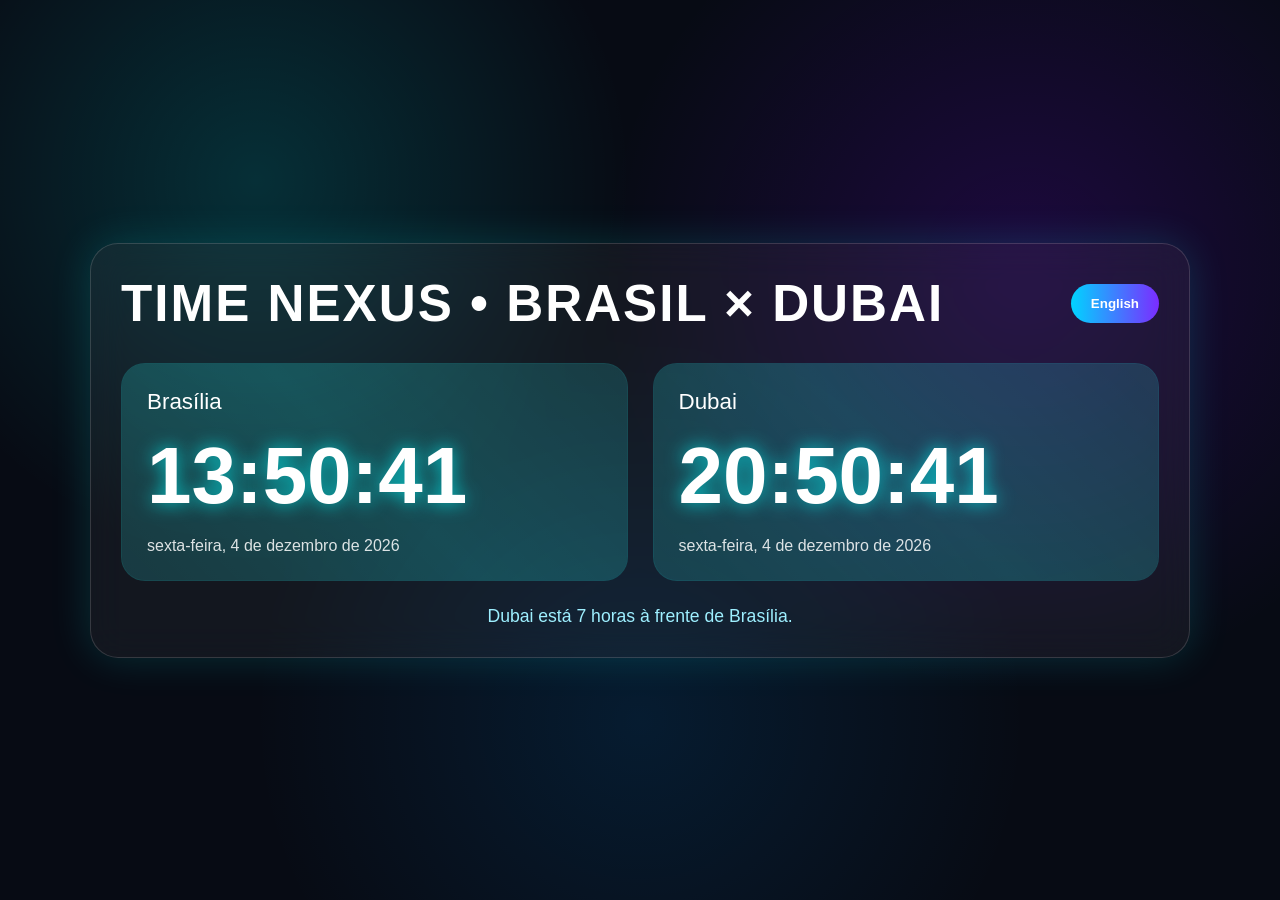
<file: index.html>
<!DOCTYPE html>
<html lang="pt-BR">
<head>
<meta charset="UTF-8">
<meta name="viewport" content="width=device-width, initial-scale=1.0">
<title>Brasil × Dubai Time Nexus</title>
<style>
*{box-sizing:border-box}
body{
    margin:0;
    min-height:100vh;
    font-family:Segoe UI,Arial,sans-serif;
    background:
      radial-gradient(circle at 20% 20%, rgba(0,255,255,.15), transparent 30%),
      radial-gradient(circle at 80% 30%, rgba(128,0,255,.18), transparent 35%),
      radial-gradient(circle at 50% 80%, rgba(0,150,255,.12), transparent 40%),
      #070b14;
    color:#fff;
    display:flex;
    justify-content:center;
    align-items:center;
    overflow:hidden;
}

.panel{
    width:min(1100px,95vw);
    padding:30px;
    border:1px solid rgba(255,255,255,.15);
    border-radius:28px;
    backdrop-filter:blur(18px);
    background:rgba(255,255,255,.05);
    box-shadow:0 0 40px rgba(0,255,255,.15);
}

.topbar{
    display:flex;
    justify-content:space-between;
    align-items:center;
    gap:20px;
    flex-wrap:wrap;
}

h1{
    margin:0;
    font-size:clamp(2rem,4vw,3.5rem);
    letter-spacing:2px;
}

.toggle{
    cursor:pointer;
    border:none;
    border-radius:999px;
    padding:12px 20px;
    font-weight:bold;
    background:linear-gradient(90deg,#00d4ff,#7b2cff);
    color:white;
}

.grid{
    margin-top:30px;
    display:grid;
    grid-template-columns:repeat(auto-fit,minmax(320px,1fr));
    gap:25px;
}

.card{
    position:relative;
    padding:25px;
    border-radius:24px;
    background:rgba(255,255,255,.04);
    border:1px solid rgba(0,255,255,.18);
    overflow:hidden;
}

.card::before{
    content:"";
    position:absolute;
    inset:-100%;
    background:linear-gradient(45deg,transparent,rgba(0,255,255,.18),transparent);
    animation:sweep 8s linear infinite;
}

@keyframes sweep{
    from{transform:translateX(-50%) translateY(-50%) rotate(0deg)}
    to{transform:translateX(50%) translateY(50%) rotate(360deg)}
}

.city{
    position:relative;
    z-index:2;
    font-size:1.4rem;
}

.time{
    position:relative;
    z-index:2;
    font-size:clamp(2.8rem,7vw,5rem);
    font-weight:800;
    margin:15px 0;
    text-shadow:0 0 18px rgba(0,255,255,.7);
}

.date{
    position:relative;
    z-index:2;
    opacity:.85;
}

.footer{
    margin-top:25px;
    text-align:center;
    font-size:1.1rem;
    color:#9eefff;
}
</style>
</head>
<body>
<div class="panel">
    <div class="topbar">
        <h1 id="title">TIME NEXUS • BRASIL × DUBAI</h1>
        <button class="toggle" onclick="toggleLanguage()" id="btn">
            English
        </button>
    </div>

    <div class="grid">
        <div class="card">
            <div class="city" id="cityBr">Brasília</div>
            <div class="time" id="brTime"></div>
            <div class="date" id="brDate"></div>
        </div>

        <div class="card">
            <div class="city" id="cityDu">Dubai</div>
            <div class="time" id="duTime"></div>
            <div class="date" id="duDate"></div>
        </div>
    </div>

    <div class="footer" id="diff">
        Dubai está 7 horas à frente de Brasília.
    </div>
</div>

<script>
let lang="pt";

function updateClock(){
    const now=new Date();

    const locale=lang==="pt"?"pt-BR":"en-US";

    document.getElementById("brTime").textContent =
        new Intl.DateTimeFormat(locale,{
            timeZone:"America/Sao_Paulo",
            hour:"2-digit",minute:"2-digit",second:"2-digit",
            hour12:false
        }).format(now);

    document.getElementById("duTime").textContent =
        new Intl.DateTimeFormat(locale,{
            timeZone:"Asia/Dubai",
            hour:"2-digit",minute:"2-digit",second:"2-digit",
            hour12:false
        }).format(now);

    document.getElementById("brDate").textContent =
        new Intl.DateTimeFormat(locale,{
            timeZone:"America/Sao_Paulo",
            dateStyle:"full"
        }).format(now);

    document.getElementById("duDate").textContent =
        new Intl.DateTimeFormat(locale,{
            timeZone:"Asia/Dubai",
            dateStyle:"full"
        }).format(now);
}

function toggleLanguage(){
    lang = lang==="pt" ? "en" : "pt";

    if(lang==="en"){
        document.getElementById("title").textContent="TIME NEXUS • BRAZIL × DUBAI";
        document.getElementById("cityBr").textContent="Brasilia";
        document.getElementById("cityDu").textContent="Dubai";
        document.getElementById("diff").textContent="Dubai is 7 hours ahead of Brasilia.";
        document.getElementById("btn").textContent="Português";
    }else{
        document.getElementById("title").textContent="TIME NEXUS • BRASIL × DUBAI";
        document.getElementById("cityBr").textContent="Brasília";
        document.getElementById("cityDu").textContent="Dubai";
        document.getElementById("diff").textContent="Dubai está 7 horas à frente de Brasília.";
        document.getElementById("btn").textContent="English";
    }
    updateClock();
}

updateClock();
setInterval(updateClock,1000);
</script>
</body>
</html>
</file>
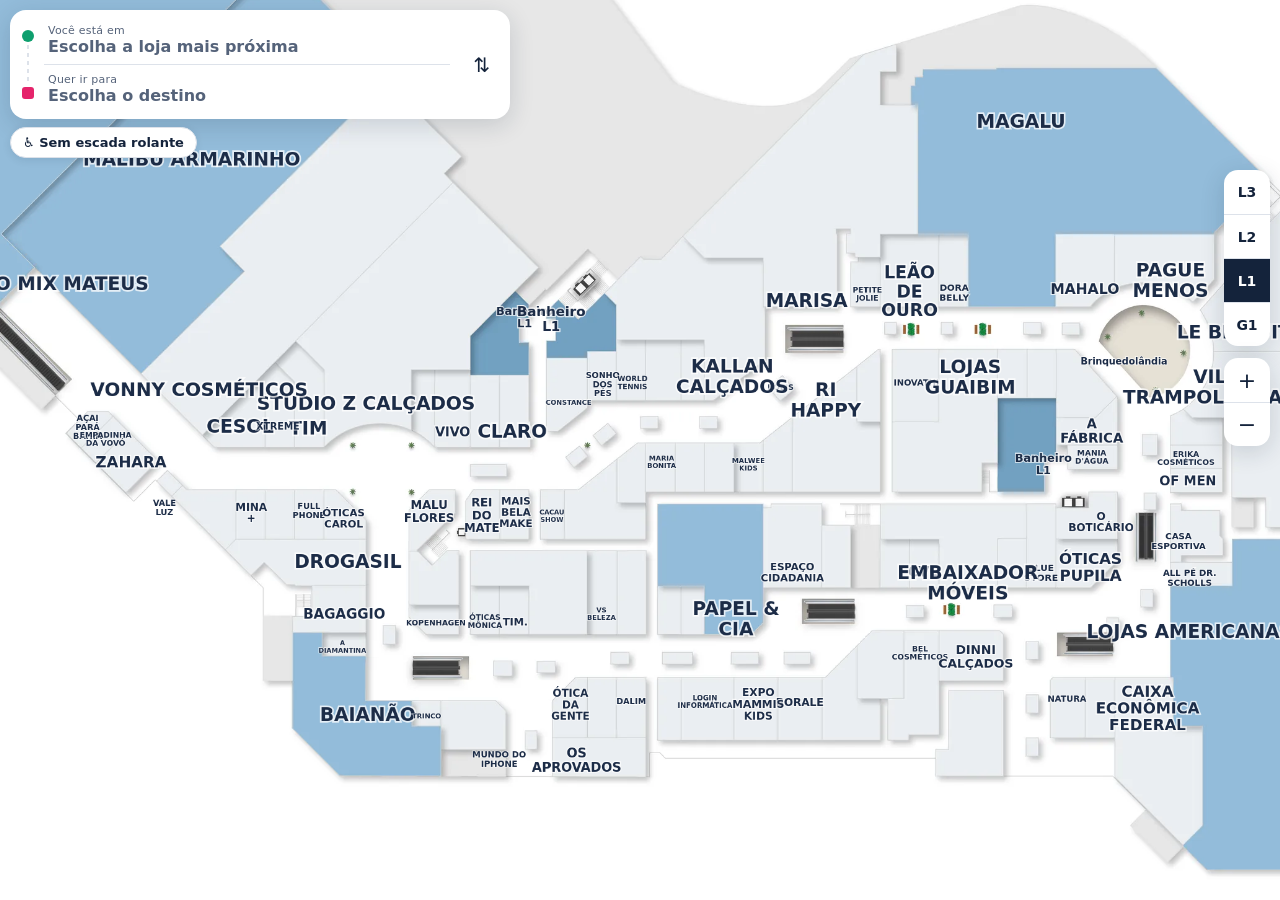
<file: shopping/index.html>
<!DOCTYPE html>
<html lang="pt-BR">
<head>
<meta charset="UTF-8">
<meta name="viewport" content="width=device-width, initial-scale=1, viewport-fit=cover, user-scalable=no">
<title>Rota no Shopping · Salvador Norte</title>
<meta name="description" content="Rotas a pé entre lojas do Salvador Norte Shopping, com troca de piso.">
<meta name="theme-color" content="#14233b">
<link rel="manifest" href="manifest.webmanifest">
<link rel="icon" href="icons/icon.svg" type="image/svg+xml">
<link rel="apple-touch-icon" href="icons/icon-192.png">
<link rel="stylesheet" href="css/app.css">
</head>
<body class="app">
<main id="map" aria-label="Mapa do piso"></main>
<div id="markers" aria-hidden="true"></div>

<header class="top">
  <div class="card trip">
    <div class="rail" aria-hidden="true"><i class="dot from"></i><i class="line"></i><i class="dot to"></i></div>
    <div class="fields">
      <button type="button" class="field" id="f-from"><small>Você está em</small><span>Escolha a loja mais próxima</span></button>
      <button type="button" class="field" id="f-to"><small>Quer ir para</small><span>Escolha o destino</span></button>
    </div>
    <button type="button" class="icon-btn" id="swap" aria-label="Inverter origem e destino" title="Inverter">⇅</button>
  </div>
  <div class="opts">
    <label class="chip toggle"><input type="checkbox" id="accessible"><span>♿ Sem escada rolante</span></label>
    <span class="chip warn" id="draft-flag" hidden>Rascunho do editor</span>
  </div>
</header>

<nav id="floors" aria-label="Pisos"></nav>
<div class="zoom">
  <button type="button" id="zin" aria-label="Aproximar">+</button>
  <button type="button" id="zout" aria-label="Afastar">−</button>
</div>

<section id="sheet" hidden aria-live="polite"></section>

<dialog id="picker">
  <form method="dialog" class="picker-head">
    <button class="icon-btn" value="cancel" aria-label="Fechar">←</button>
    <input type="search" id="q" placeholder="Buscar loja ou serviço" autocomplete="off" enterkeyhint="search">
  </form>
  <div class="chips" id="groups"></div>
  <ul id="results"></ul>
</dialog>

<script type="module" src="js/app.js"></script>
</body>
</html>
</file>
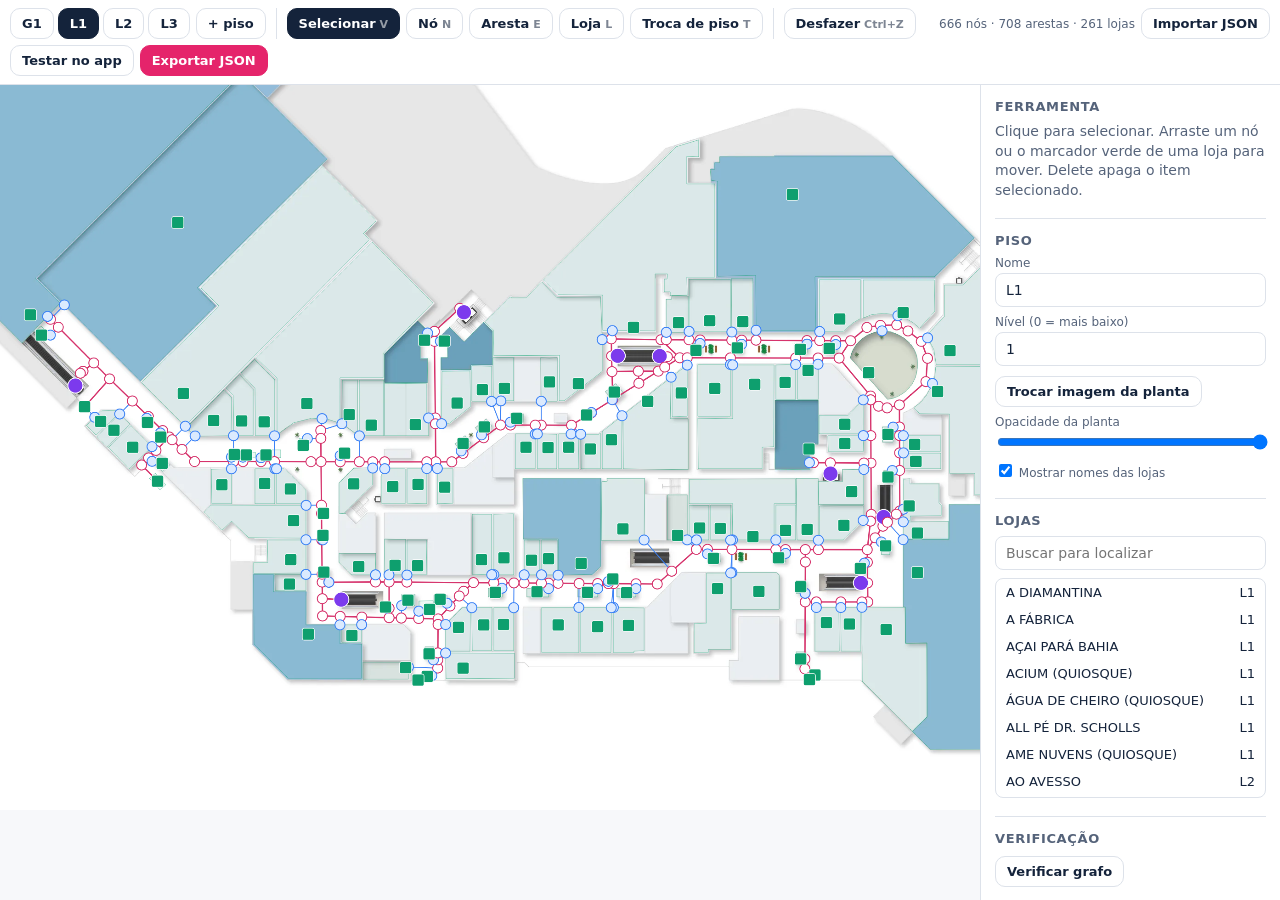
<file: shopping/editor.html>
<!DOCTYPE html>
<html lang="pt-BR">
<head>
<meta charset="UTF-8">
<meta name="viewport" content="width=device-width, initial-scale=1">
<title>Editor de mapa · Rota no Shopping</title>
<link rel="icon" href="icons/icon.svg" type="image/svg+xml">
<link rel="stylesheet" href="css/app.css">
<style>
  body.editor { display: grid; grid-template: auto 1fr / 1fr 300px; height: 100vh; overflow: hidden; }
  .bar { grid-column: 1 / -1; display: flex; align-items: center; gap: 6px; padding: 8px 10px; background: var(--panel); border-bottom: 1px solid var(--line); flex-wrap: wrap; }
  .bar .sep { width: 1px; align-self: stretch; background: var(--line); margin: 0 4px; }
  .bar .grow { flex: 1; }
  .tb { border: 1px solid var(--line); background: var(--panel); border-radius: 10px; padding: 7px 11px; font-size: 13px; font-weight: 600; white-space: nowrap; }
  .tb[aria-pressed="true"] { background: var(--ink); color: var(--panel); border-color: var(--ink); }
  .tb kbd { opacity: .55; font: inherit; font-size: 11px; margin-left: 4px; }
  .tb.primary { background: var(--accent); border-color: var(--accent); color: #fff; }
  #map { position: relative; inset: auto; background: #f7f8fa; cursor: default; }
  #map.tool-pan { cursor: grab; }
  #map.tool-node, #map.tool-edge, #map.tool-poi, #map.tool-link { cursor: crosshair; }
  aside { background: var(--panel); border-left: 1px solid var(--line); padding: 14px; overflow-y: auto; font-size: 14px; }
  aside h3 { margin: 0 0 8px; font-size: 13px; text-transform: uppercase; letter-spacing: .05em; color: var(--ink-2); }
  aside section + section { margin-top: 18px; padding-top: 14px; border-top: 1px solid var(--line); }
  aside label { display: block; font-size: 12px; color: var(--ink-2); margin: 8px 0 3px; }
  aside input[type=text], aside input[type=number], aside select, aside input[type=search] { width: 100%; padding: 8px 10px; border: 1px solid var(--line); border-radius: 8px; background: var(--panel); }
  aside .row { display: flex; gap: 6px; margin-top: 10px; flex-wrap: wrap; }
  aside p { margin: 6px 0; color: var(--ink-2); line-height: 1.4; }
  #status { font-size: 12px; color: var(--ink-2); }
  #poi-list { list-style: none; padding: 0; margin: 8px 0 0; max-height: 220px; overflow-y: auto; border: 1px solid var(--line); border-radius: 8px; }
  #poi-list li { padding: 6px 10px; cursor: pointer; display: flex; justify-content: space-between; gap: 8px; font-size: 13px; }
  #poi-list li:hover { background: color-mix(in srgb, var(--ink) 7%, transparent); }
  #issues { padding-left: 18px; margin: 6px 0; font-size: 13px; }
  #issues li { cursor: pointer; margin: 3px 0; }

  .e { stroke: #d6336c; stroke-width: 3; vector-effect: non-scaling-stroke; stroke-linecap: round; }
  .e.door { stroke: #3b82f6; stroke-width: 2; }
  .e.sel, .n.sel, .p.sel { stroke: #ffb020 !important; stroke-width: 5; }
  .e-hit { stroke: transparent; stroke-width: 14; vector-effect: non-scaling-stroke; }
  .n { fill: #fff; stroke: #d6336c; stroke-width: 2; vector-effect: non-scaling-stroke; }
  .n.door { stroke: #3b82f6; fill: #dbeafe; }
  .n.tr { fill: #7c3aed; stroke: #fff; }
  .n.pending { fill: #ffb020; }
  .p { fill: #0e9f6e; stroke: #fff; stroke-width: 1.5; vector-effect: non-scaling-stroke; }
  .poly { fill: rgba(14, 159, 110, .07); stroke: rgba(14, 159, 110, .55); stroke-width: 1; vector-effect: non-scaling-stroke; pointer-events: none; }
  .plabel { font-size: 9px; fill: #14233b; text-anchor: middle; pointer-events: none; paint-order: stroke; stroke: #fff; stroke-width: 2.5px; font-weight: 600; }
  .rubber { stroke: #ffb020; stroke-width: 2; stroke-dasharray: 6 5; vector-effect: non-scaling-stroke; pointer-events: none; }
  @media (max-width: 800px) { body.editor { grid-template: auto 1fr 40vh / 1fr; } aside { border-left: 0; border-top: 1px solid var(--line); } }
</style>
</head>
<body class="editor">
<div class="bar">
  <span id="floor-tabs" style="display:flex;gap:4px"></span>
  <button class="tb" id="add-floor" title="Novo piso">+ piso</button>
  <span class="sep"></span>
  <button class="tb" data-tool="pan">Selecionar<kbd>V</kbd></button>
  <button class="tb" data-tool="node">Nó<kbd>N</kbd></button>
  <button class="tb" data-tool="edge">Aresta<kbd>E</kbd></button>
  <button class="tb" data-tool="poi">Loja<kbd>L</kbd></button>
  <button class="tb" data-tool="link">Troca de piso<kbd>T</kbd></button>
  <span class="sep"></span>
  <button class="tb" id="undo">Desfazer<kbd>Ctrl+Z</kbd></button>
  <span class="grow"></span>
  <span id="status"></span>
  <button class="tb" id="import">Importar JSON</button>
  <button class="tb" id="test">Testar no app</button>
  <button class="tb primary" id="export">Exportar JSON</button>
  <input type="file" id="file-json" accept=".json,application/json" hidden>
  <input type="file" id="file-img" accept="image/*" hidden>
</div>

<main id="map"></main>

<aside>
  <section>
    <h3>Ferramenta</h3>
    <p id="hint"></p>
    <div id="link-type" hidden>
      <label for="ttype">Tipo de troca de piso</label>
      <select id="ttype">
        <option value="escalator">Escada rolante</option>
        <option value="elevator">Elevador</option>
        <option value="stairs">Escada</option>
        <option value="ramp">Esteira / rampa</option>
      </select>
    </div>
  </section>

  <section id="props" hidden>
    <h3>Selecionado</h3>
    <div id="props-body"></div>
  </section>

  <section>
    <h3>Piso</h3>
    <label for="fl-name">Nome</label>
    <input type="text" id="fl-name">
    <label for="fl-level">Nível (0 = mais baixo)</label>
    <input type="number" id="fl-level" step="1">
    <div class="row">
      <button class="tb" id="fl-img">Trocar imagem da planta</button>
    </div>
    <label for="opacity">Opacidade da planta</label>
    <input type="range" id="opacity" min="0.15" max="1" step="0.05" value="1" style="width:100%">
    <label><input type="checkbox" id="show-labels" checked> Mostrar nomes das lojas</label>
  </section>

  <section>
    <h3>Lojas</h3>
    <input type="search" id="poi-q" placeholder="Buscar para localizar">
    <ul id="poi-list"></ul>
  </section>

  <section>
    <h3>Verificação</h3>
    <div class="row"><button class="tb" id="check">Verificar grafo</button></div>
    <ul id="issues"></ul>
  </section>
</aside>

<script type="module" src="js/editor.js"></script>
</body>
</html>
</file>
<file: shopping/css/app.css>
:root {
  --ink: #14233b;
  --ink-2: #55637a;
  --bg: #eef1f5;
  --panel: #ffffff;
  --line: #dde2ea;
  --accent: #e5246b;      /* rota e destino */
  --accent-ink: #ffffff;
  --from: #0e9f6e;        /* origem */
  --focus: #ffb020;       /* passo atual */
  --shadow: 0 6px 24px rgba(20, 35, 59, .16);
  --radius: 16px;
  font-family: system-ui, -apple-system, "Segoe UI", Roboto, sans-serif;
  color: var(--ink);
}
@media (prefers-color-scheme: dark) {
  :root {
    --ink: #eef2f8; --ink-2: #a5b1c4; --panel: #1a2536; --line: #2c3a50; --bg: #0f1724;
    --shadow: 0 6px 24px rgba(0, 0, 0, .5);
  }
}
* { box-sizing: border-box; }
html, body { height: 100%; margin: 0; }
body { background: var(--bg); overflow: hidden; overscroll-behavior: none; }
button, input, select { font: inherit; color: inherit; }
button { cursor: pointer; }
[hidden] { display: none !important; }

/* ---------- mapa ---------- */
#map { position: fixed; inset: 0; background: #fff; touch-action: none; overflow: hidden; user-select: none; -webkit-user-select: none; cursor: grab; }
#map:active { cursor: grabbing; }
.mv-content { position: absolute; left: 0; top: 0; transform-origin: 0 0; will-change: transform; }
.mv-content.mv-anim { transition: transform .35s ease; }
.mv-content img { position: absolute; left: 0; top: 0; display: block; max-width: none; }
.mv-content svg { position: absolute; left: 0; top: 0; overflow: visible; }

.lbl { font-weight: 600; fill: #1c2c47; text-anchor: middle; pointer-events: none; paint-order: stroke; stroke: rgba(255, 255, 255, .75); stroke-width: .18em; }
.lbl.dark { fill: #fff; stroke: rgba(40, 48, 66, .7); }
.poi-hit { fill: transparent; }
.poi-sel { fill: color-mix(in srgb, var(--accent) 30%, transparent); stroke: var(--accent); stroke-width: 2; vector-effect: non-scaling-stroke; pointer-events: none; }
.poi-sel.from { fill: color-mix(in srgb, var(--from) 28%, transparent); stroke: var(--from); }
.route-case, .route-line, .route-step { fill: none; stroke-linecap: round; stroke-linejoin: round; vector-effect: non-scaling-stroke; pointer-events: none; }
.route-case { stroke: #fff; stroke-width: 10; }
.route-line { stroke: var(--accent); stroke-width: 6; }
.route-step { stroke: var(--focus); stroke-width: 6; }

#markers { position: fixed; inset: 0; pointer-events: none; overflow: hidden; }
.mk { position: absolute; transform: translate(-50%, -50%); }
.mk.from { width: 20px; height: 20px; border-radius: 50%; background: var(--from); border: 4px solid #fff; box-shadow: 0 1px 6px rgba(0, 0, 0, .4); }
.mk.to { width: 30px; height: 30px; transform: translate(-50%, -100%); }
.mk.to::before { content: ""; position: absolute; inset: 0; background: var(--accent); border: 3px solid #fff; border-radius: 50% 50% 50% 0; transform: rotate(-45deg); box-shadow: 0 1px 6px rgba(0, 0, 0, .4); }
.mk.to::after { content: ""; position: absolute; left: 10px; top: 10px; width: 10px; height: 10px; background: #fff; border-radius: 50%; }
.mk.hop { pointer-events: auto; background: var(--ink); color: var(--panel); border: 2px solid #fff; border-radius: 999px; padding: 5px 10px; font-size: 13px; font-weight: 700; white-space: nowrap; box-shadow: 0 1px 6px rgba(0, 0, 0, .4); }

/* ---------- topo ---------- */
.top { position: fixed; top: 0; left: 0; right: 0; padding: calc(10px + env(safe-area-inset-top)) 10px 0; pointer-events: none; max-width: 520px; }
.top > * { pointer-events: auto; }
.card { background: var(--panel); border-radius: var(--radius); box-shadow: var(--shadow); }
.trip { display: flex; align-items: stretch; padding: 6px 6px 6px 12px; gap: 10px; }
.rail { display: flex; flex-direction: column; align-items: center; justify-content: center; gap: 3px; padding: 14px 0; }
.rail .dot { width: 12px; height: 12px; border-radius: 50%; background: var(--from); }
.rail .dot.to { background: var(--accent); border-radius: 3px; }
.rail .line { flex: 1; width: 2px; background: repeating-linear-gradient(var(--line) 0 4px, transparent 4px 8px); }
.fields { flex: 1; min-width: 0; display: flex; flex-direction: column; }
.field { background: none; border: 0; text-align: left; padding: 8px 4px; min-height: 48px; display: flex; flex-direction: column; justify-content: center; min-width: 0; }
.field + .field { border-top: 1px solid var(--line); }
.field small { font-size: 11px; color: var(--ink-2); letter-spacing: .02em; }
.field span { font-size: 16px; font-weight: 600; white-space: nowrap; overflow: hidden; text-overflow: ellipsis; color: var(--ink-2); }
.field.set span { color: var(--ink); }
.icon-btn { background: none; border: 0; width: 44px; min-height: 44px; border-radius: 12px; font-size: 20px; align-self: center; flex: none; }
.icon-btn:hover { background: color-mix(in srgb, var(--ink) 8%, transparent); }
.opts { display: flex; gap: 8px; margin-top: 8px; flex-wrap: wrap; }
.chip { background: var(--panel); border: 1px solid var(--line); border-radius: 999px; padding: 7px 12px; font-size: 13px; font-weight: 600; white-space: nowrap; box-shadow: 0 2px 8px rgba(20, 35, 59, .1); }
.chip.toggle { cursor: pointer; }
.chip.toggle input { position: absolute; opacity: 0; pointer-events: none; }
.chip.toggle:has(input:checked), .chip.on { background: var(--ink); color: var(--panel); border-color: var(--ink); }
.chip.toggle:has(input:focus-visible) { outline: 2px solid var(--accent); outline-offset: 2px; }
.chip.warn { background: #fff3cd; color: #6b4e00; border-color: #f0d98a; }

/* ---------- pisos / zoom ---------- */
#floors, .zoom { position: fixed; right: 10px; display: flex; flex-direction: column; background: var(--panel); border-radius: 14px; box-shadow: var(--shadow); overflow: hidden; }
#floors { top: calc(170px + env(safe-area-inset-top)); }
#floors button, .zoom button { background: none; border: 0; width: 46px; height: 44px; font-weight: 700; font-size: 14px; position: relative; }
#floors button + button, .zoom button + button { border-top: 1px solid var(--line); }
#floors button[aria-pressed="true"] { background: var(--ink); color: var(--panel); }
#floors button.in-route::after { content: ""; position: absolute; right: 6px; top: 6px; width: 7px; height: 7px; border-radius: 50%; background: var(--accent); }
.zoom { top: calc(170px + 4 * 44px + 12px + env(safe-area-inset-top)); }
.zoom button { font-size: 22px; font-weight: 400; }

/* ---------- painel inferior ---------- */
#sheet { position: fixed; left: 0; right: 0; bottom: 0; background: var(--panel); border-radius: 20px 20px 0 0; box-shadow: var(--shadow); padding: 14px 16px calc(14px + env(safe-area-inset-bottom)); max-height: 62vh; display: flex; flex-direction: column; }
.sheet-head { display: flex; align-items: center; gap: 12px; }
.sheet-head h2 { margin: 0; font-size: 18px; line-height: 1.25; }
.sheet-head p { margin: 2px 0 0; font-size: 13px; color: var(--ink-2); }
.sheet-head .grow { flex: 1; min-width: 0; }
.actions { display: flex; gap: 10px; margin-top: 12px; }
.btn { flex: 1; border: 1px solid var(--line); background: var(--panel); border-radius: 12px; min-height: 46px; font-weight: 700; font-size: 15px; padding: 0 12px; }
.btn.primary { background: var(--accent); border-color: var(--accent); color: var(--accent-ink); }
.btn.from { background: var(--from); border-color: var(--from); color: #fff; }
.btn.small { flex: none; min-height: 40px; font-size: 14px; }
.now { display: flex; align-items: center; gap: 12px; margin-top: 12px; padding: 12px; border-radius: 14px; background: color-mix(in srgb, var(--focus) 18%, var(--panel)); }
.now .ico { font-size: 26px; width: 34px; text-align: center; flex: none; }
.now .txt { flex: 1; min-width: 0; font-weight: 700; font-size: 16px; line-height: 1.25; }
.now .txt small { display: block; font-weight: 500; color: var(--ink-2); font-size: 13px; margin-top: 2px; }
.steps { list-style: none; margin: 10px -6px 0; padding: 0; overflow-y: auto; flex: 1; min-height: 0; }
.steps li { display: flex; gap: 12px; align-items: center; padding: 10px 6px; border-radius: 10px; cursor: pointer; font-size: 15px; }
.steps li + li { border-top: 1px solid var(--line); }
.steps li.cur { background: color-mix(in srgb, var(--focus) 18%, transparent); }
.steps li.floor-change { font-weight: 700; }
.steps .ico { width: 28px; text-align: center; font-size: 19px; flex: none; }
.steps .d { margin-left: auto; color: var(--ink-2); font-size: 13px; white-space: nowrap; padding-left: 8px; }
.steps .fl { font-size: 11px; font-weight: 700; color: var(--ink-2); border: 1px solid var(--line); border-radius: 6px; padding: 1px 5px; flex: none; }
.empty { color: var(--ink-2); font-size: 14px; margin: 10px 0 0; }

/* ---------- busca ---------- */
#picker { border: 0; padding: 0; margin: 0; width: 100vw; height: 100dvh; max-width: none; max-height: none; background: var(--panel); color: var(--ink); }
#picker[open] { display: flex; flex-direction: column; }
.picker-head { display: flex; align-items: center; gap: 6px; padding: calc(8px + env(safe-area-inset-top)) 10px 8px; border-bottom: 1px solid var(--line); }
#q { flex: 1; min-width: 0; border: 0; outline: 0; background: color-mix(in srgb, var(--ink) 7%, transparent); border-radius: 12px; padding: 12px 14px; font-size: 16px; }
.chips { display: flex; gap: 8px; overflow-x: auto; padding: 10px; scrollbar-width: none; flex: none; }
.chips .chip { box-shadow: none; cursor: pointer; }
#results { list-style: none; margin: 0; padding: 0 0 20px; overflow-y: auto; flex: 1; }
#results li { padding: 12px 16px; border-bottom: 1px solid var(--line); cursor: pointer; display: flex; align-items: center; gap: 12px; }
#results li:hover, #results li:focus { background: color-mix(in srgb, var(--ink) 6%, transparent); outline: 0; }
#results .n { font-weight: 600; font-size: 15px; }
#results .c { font-size: 12px; color: var(--ink-2); }
#results .f { margin-left: auto; font-size: 12px; font-weight: 700; border: 1px solid var(--line); border-radius: 8px; padding: 3px 8px; flex: none; }

@media (min-width: 760px) {
  #sheet { left: 10px; bottom: 10px; right: auto; width: 400px; border-radius: 20px; max-height: calc(100vh - 230px); }
  #picker { width: 440px; height: min(680px, 90vh); margin: auto; border-radius: 20px; box-shadow: var(--shadow); }
  #picker::backdrop { background: rgba(10, 18, 32, .45); }
}

.more { background: none; border: 0; color: var(--ink-2); font-weight: 700; font-size: 14px; padding: 12px 0 2px; text-align: center; }
@media (min-width: 760px) { .more { display: none; } .steps[hidden] { display: block !important; } }
</file>
